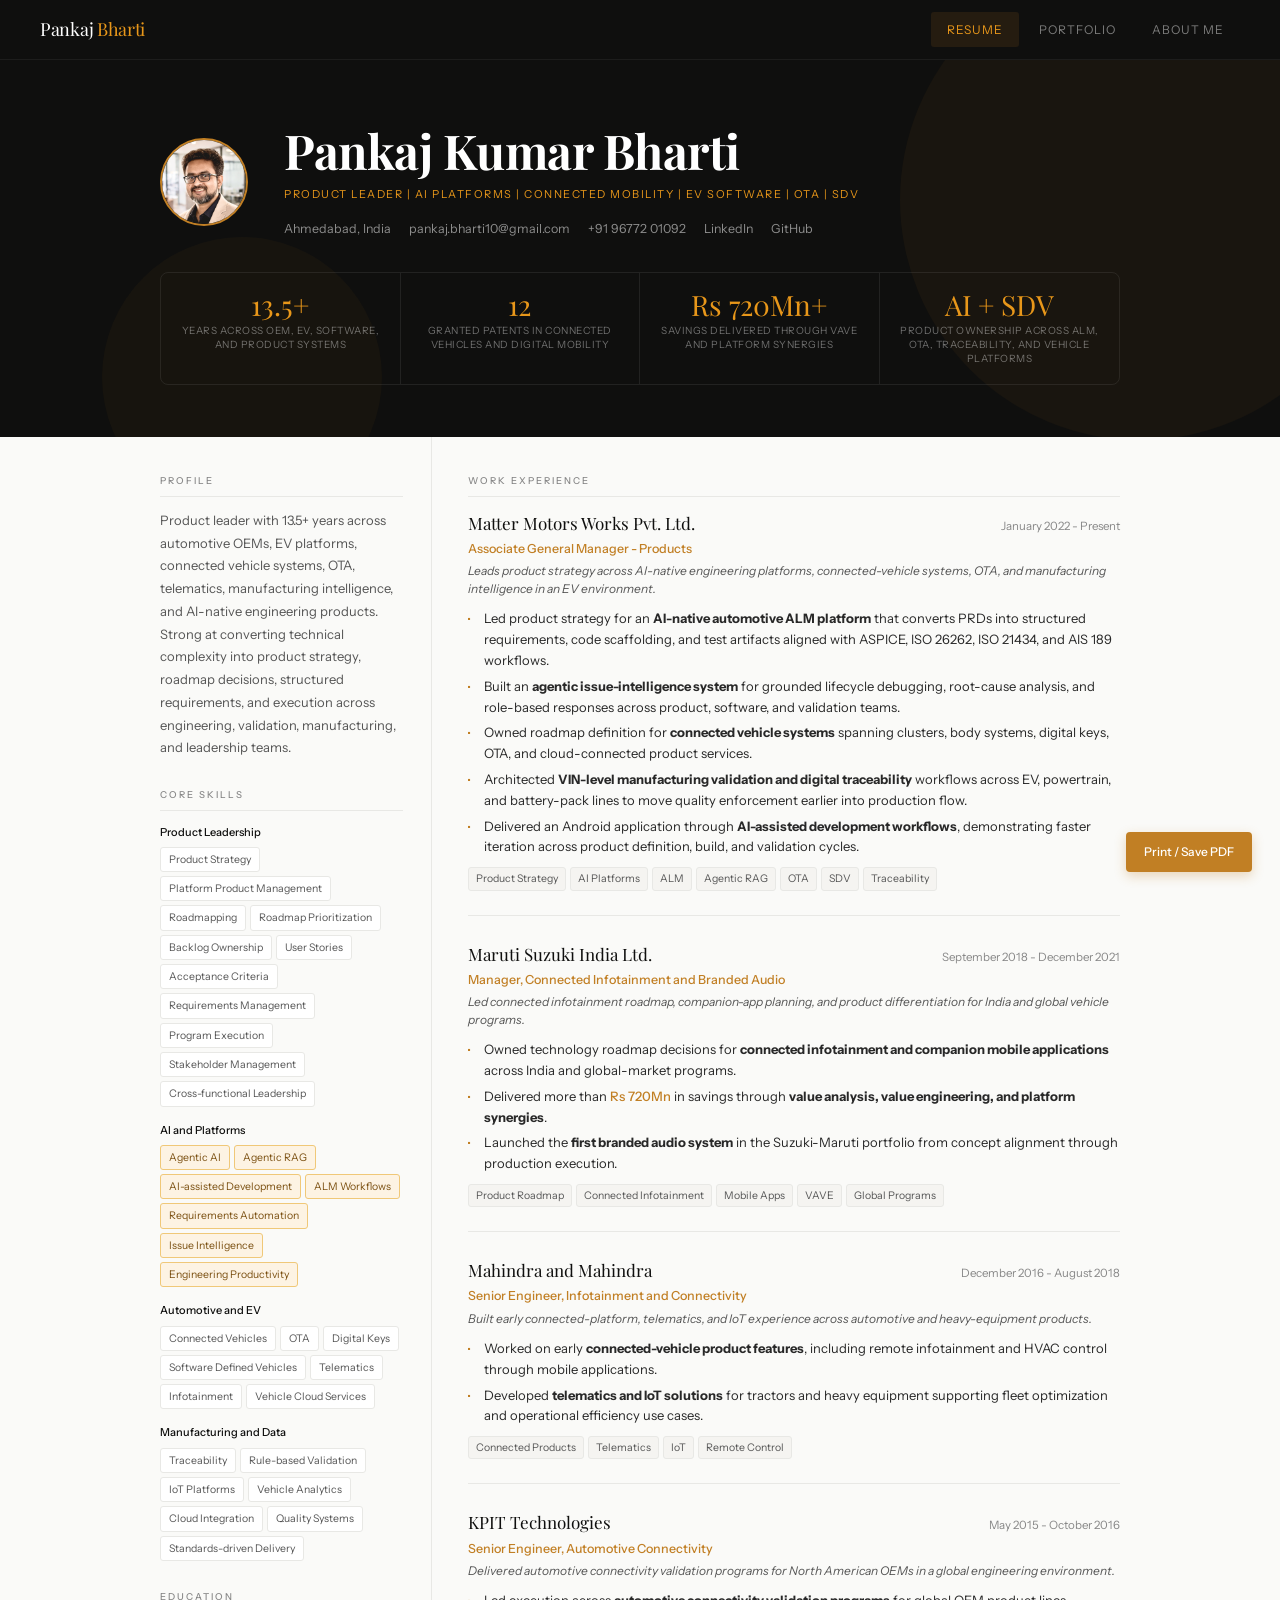
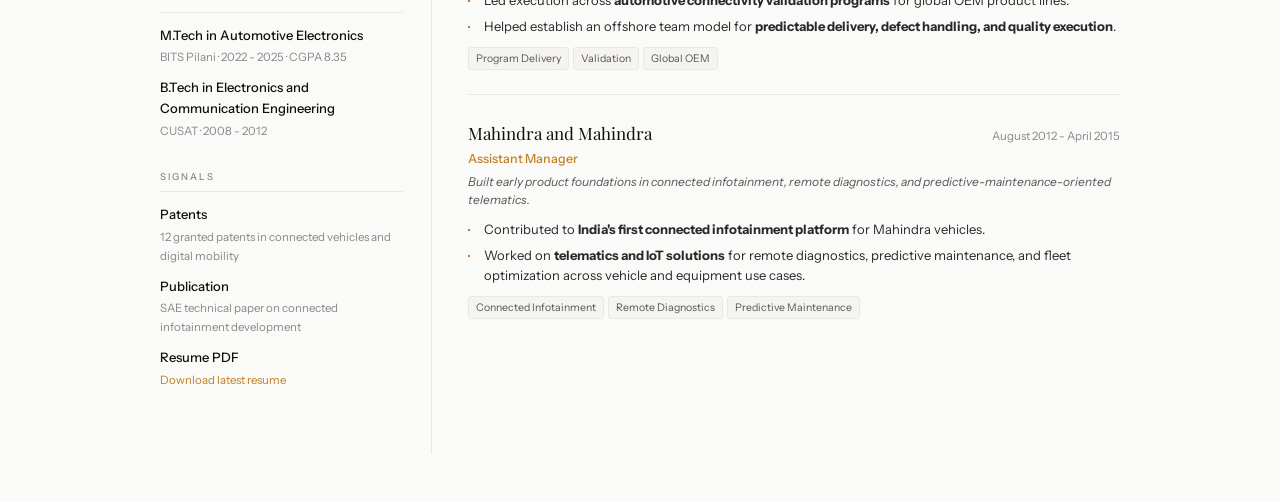
<file: index.html>
<!DOCTYPE html>
<html lang="en">
<head>
    <meta charset="UTF-8">
    <meta name="viewport" content="width=device-width, initial-scale=1.0">
    <meta name="description" content="Resume of Pankaj Kumar Bharti, senior product and AI-driven platform leader across connected vehicles, EV systems, OTA, SDV, and manufacturing intelligence.">
    <meta name="theme-color" content="#0f0f0e">
    <title>Pankaj Kumar Bharti | Resume</title>
    <link rel="preconnect" href="https://fonts.googleapis.com">
    <link rel="preconnect" href="https://fonts.gstatic.com" crossorigin>
    <link href="https://fonts.googleapis.com/css2?family=Playfair+Display:ital,wght@0,400;0,600;1,400&family=Instrument+Sans:wght@300;400;500;600&display=swap" rel="stylesheet">
    <link rel="stylesheet" href="assets/css/styles.css">
</head>
<body class="resume-body">
    <nav class="site-nav">
        <a class="nav-logo" href="./index.html">Pankaj <span>Bharti</span></a>
        <div class="nav-links">
            <a class="nav-link active" href="./index.html">Resume</a>
            <a class="nav-link" href="./portfolio.html">Portfolio</a>
            <a class="nav-link" href="./about.html">About Me</a>
        </div>
    </nav>

    <header class="hero">
        <div class="container">
            <div class="hero-inner">
                <div class="avatar">
                    <img src="assets/images/pankaj-kumar-bharti.png" alt="Portrait of Pankaj Kumar Bharti">
                </div>
                <div>
                    <h1 class="hero-name">Pankaj Kumar Bharti</h1>
                    <p class="hero-role">Product Leader | AI Platforms | Connected Mobility | EV Software | OTA | SDV</p>
                    <div class="hero-contacts">
                        <span>Ahmedabad, India</span>
                        <a href="mailto:pankaj.bharti10@gmail.com">pankaj.bharti10@gmail.com</a>
                        <a href="tel:+919677201092">+91 96772 01092</a>
                        <a href="https://www.linkedin.com/in/pankaj-kumar-bharti" target="_blank" rel="noreferrer">LinkedIn</a>
                        <a href="https://github.com/Maximus2301" target="_blank" rel="noreferrer">GitHub</a>
                    </div>
                </div>
            </div>
            <div class="hero-stats">
                <div class="stat">
                    <div class="stat-num">13.5+</div>
                    <div class="stat-lbl">Years across OEM, EV, software, and product systems</div>
                </div>
                <div class="stat">
                    <div class="stat-num">12</div>
                    <div class="stat-lbl">Granted patents in connected vehicles and digital mobility</div>
                </div>
                <div class="stat">
                    <div class="stat-num">Rs 720Mn+</div>
                    <div class="stat-lbl">Savings delivered through VAVE and platform synergies</div>
                </div>
                <div class="stat">
                    <div class="stat-num">AI + SDV</div>
                    <div class="stat-lbl">Product ownership across ALM, OTA, traceability, and vehicle platforms</div>
                </div>
            </div>
        </div>
    </header>

    <div class="layout">
        <aside class="sidebar">
            <section class="sb-section">
                <div class="sb-title">Profile</div>
                <p class="profile-text">
                    Product leader with 13.5+ years across automotive OEMs, EV platforms, connected vehicle systems, OTA, telematics, manufacturing intelligence, and AI-native engineering products. Strong at converting technical complexity into product strategy, roadmap decisions, structured requirements, and execution across engineering, validation, manufacturing, and leadership teams.
                </p>
            </section>

            <section class="sb-section">
                <div class="sb-title">Core Skills</div>
                <div class="skill-group">
                    <div class="skill-cat">Product Leadership</div>
                    <div class="pills">
                        <span class="pill">Product Strategy</span>
                        <span class="pill">Platform Product Management</span>
                        <span class="pill">Roadmapping</span>
                        <span class="pill">Roadmap Prioritization</span>
                        <span class="pill">Backlog Ownership</span>
                        <span class="pill">User Stories</span>
                        <span class="pill">Acceptance Criteria</span>
                        <span class="pill">Requirements Management</span>
                        <span class="pill">Program Execution</span>
                        <span class="pill">Stakeholder Management</span>
                        <span class="pill">Cross-functional Leadership</span>
                    </div>
                </div>
                <div class="skill-group">
                    <div class="skill-cat">AI and Platforms</div>
                    <div class="pills">
                        <span class="pill amber">Agentic AI</span>
                        <span class="pill amber">Agentic RAG</span>
                        <span class="pill amber">AI-assisted Development</span>
                        <span class="pill amber">ALM Workflows</span>
                        <span class="pill amber">Requirements Automation</span>
                        <span class="pill amber">Issue Intelligence</span>
                        <span class="pill amber">Engineering Productivity</span>
                    </div>
                </div>
                <div class="skill-group">
                    <div class="skill-cat">Automotive and EV</div>
                    <div class="pills">
                        <span class="pill">Connected Vehicles</span>
                        <span class="pill">OTA</span>
                        <span class="pill">Digital Keys</span>
                        <span class="pill">Software Defined Vehicles</span>
                        <span class="pill">Telematics</span>
                        <span class="pill">Infotainment</span>
                        <span class="pill">Vehicle Cloud Services</span>
                    </div>
                </div>
                <div class="skill-group">
                    <div class="skill-cat">Manufacturing and Data</div>
                    <div class="pills">
                        <span class="pill">Traceability</span>
                        <span class="pill">Rule-based Validation</span>
                        <span class="pill">IoT Platforms</span>
                        <span class="pill">Vehicle Analytics</span>
                        <span class="pill">Cloud Integration</span>
                        <span class="pill">Quality Systems</span>
                        <span class="pill">Standards-driven Delivery</span>
                    </div>
                </div>
            </section>

            <section class="sb-section">
                <div class="sb-title">Education</div>
                <div class="edu-name">M.Tech in Automotive Electronics</div>
                <div class="edu-sub">BITS Pilani · 2022 - 2025 · CGPA 8.35</div>
                <div class="edu-name top-gap">B.Tech in Electronics and Communication Engineering</div>
                <div class="edu-sub">CUSAT · 2008 - 2012</div>
            </section>

            <section class="sb-section">
                <div class="sb-title">Signals</div>
                <div class="vol-item">
                    <div class="edu-name">Patents</div>
                    <div class="edu-sub">12 granted patents in connected vehicles and digital mobility</div>
                </div>
                <div class="vol-item">
                    <div class="edu-name">Publication</div>
                    <div class="edu-sub">SAE technical paper on connected infotainment development</div>
                </div>
                <div class="vol-item">
                    <div class="edu-name">Resume PDF</div>
                    <div class="edu-sub"><a class="text-link" href="assets/docs/pankaj-kumar-bharti-resume-202604.pdf" target="_blank" rel="noreferrer">Download latest resume</a></div>
                </div>
            </section>
        </aside>

        <main class="main-col">
            <section>
                <div class="sec-title">Work Experience</div>

                <article class="job">
                    <div class="job-header">
                        <span class="job-company">Matter Motors Works Pvt. Ltd.</span>
                        <span class="job-date">January 2022 - Present</span>
                    </div>
                    <div class="job-title">Associate General Manager - Products</div>
                    <div class="job-desc">Leads product strategy across AI-native engineering platforms, connected-vehicle systems, OTA, and manufacturing intelligence in an EV environment.</div>
                    <ul class="job-bullets">
                        <li>Led product strategy for an <strong>AI-native automotive ALM platform</strong> that converts PRDs into structured requirements, code scaffolding, and test artifacts aligned with ASPICE, ISO 26262, ISO 21434, and AIS 189 workflows.</li>
                        <li>Built an <strong>agentic issue-intelligence system</strong> for grounded lifecycle debugging, root-cause analysis, and role-based responses across product, software, and validation teams.</li>
                        <li>Owned roadmap definition for <strong>connected vehicle systems</strong> spanning clusters, body systems, digital keys, OTA, and cloud-connected product services.</li>
                        <li>Architected <strong>VIN-level manufacturing validation and digital traceability</strong> workflows across EV, powertrain, and battery-pack lines to move quality enforcement earlier into production flow.</li>
                        <li>Delivered an Android application through <strong>AI-assisted development workflows</strong>, demonstrating faster iteration across product definition, build, and validation cycles.</li>
                    </ul>
                    <div class="job-tags">
                        <span class="job-tag">Product Strategy</span>
                        <span class="job-tag">AI Platforms</span>
                        <span class="job-tag">ALM</span>
                        <span class="job-tag">Agentic RAG</span>
                        <span class="job-tag">OTA</span>
                        <span class="job-tag">SDV</span>
                        <span class="job-tag">Traceability</span>
                    </div>
                </article>

                <article class="job">
                    <div class="job-header">
                        <span class="job-company">Maruti Suzuki India Ltd.</span>
                        <span class="job-date">September 2018 - December 2021</span>
                    </div>
                    <div class="job-title">Manager, Connected Infotainment and Branded Audio</div>
                    <div class="job-desc">Led connected infotainment roadmap, companion-app planning, and product differentiation for India and global vehicle programs.</div>
                    <ul class="job-bullets">
                        <li>Owned technology roadmap decisions for <strong>connected infotainment and companion mobile applications</strong> across India and global-market programs.</li>
                        <li>Delivered more than <span class="imp">Rs 720Mn</span> in savings through <strong>value analysis, value engineering, and platform synergies</strong>.</li>
                        <li>Launched the <strong>first branded audio system</strong> in the Suzuki-Maruti portfolio from concept alignment through production execution.</li>
                    </ul>
                    <div class="job-tags">
                        <span class="job-tag">Product Roadmap</span>
                        <span class="job-tag">Connected Infotainment</span>
                        <span class="job-tag">Mobile Apps</span>
                        <span class="job-tag">VAVE</span>
                        <span class="job-tag">Global Programs</span>
                    </div>
                </article>

                <article class="job">
                    <div class="job-header">
                        <span class="job-company">Mahindra and Mahindra</span>
                        <span class="job-date">December 2016 - August 2018</span>
                    </div>
                    <div class="job-title">Senior Engineer, Infotainment and Connectivity</div>
                    <div class="job-desc">Built early connected-platform, telematics, and IoT experience across automotive and heavy-equipment products.</div>
                    <ul class="job-bullets">
                        <li>Worked on early <strong>connected-vehicle product features</strong>, including remote infotainment and HVAC control through mobile applications.</li>
                        <li>Developed <strong>telematics and IoT solutions</strong> for tractors and heavy equipment supporting fleet optimization and operational efficiency use cases.</li>
                    </ul>
                    <div class="job-tags">
                        <span class="job-tag">Connected Products</span>
                        <span class="job-tag">Telematics</span>
                        <span class="job-tag">IoT</span>
                        <span class="job-tag">Remote Control</span>
                    </div>
                </article>

                <article class="job">
                    <div class="job-header">
                        <span class="job-company">KPIT Technologies</span>
                        <span class="job-date">May 2015 - October 2016</span>
                    </div>
                    <div class="job-title">Senior Engineer, Automotive Connectivity</div>
                    <div class="job-desc">Delivered automotive connectivity validation programs for North American OEMs in a global engineering environment.</div>
                    <ul class="job-bullets">
                        <li>Led execution across <strong>automotive connectivity validation programs</strong> for global OEM product lines.</li>
                        <li>Helped establish an offshore team model for <strong>predictable delivery, defect handling, and quality execution</strong>.</li>
                    </ul>
                    <div class="job-tags">
                        <span class="job-tag">Program Delivery</span>
                        <span class="job-tag">Validation</span>
                        <span class="job-tag">Global OEM</span>
                    </div>
                </article>

                <article class="job">
                    <div class="job-header">
                        <span class="job-company">Mahindra and Mahindra</span>
                        <span class="job-date">August 2012 - April 2015</span>
                    </div>
                    <div class="job-title">Assistant Manager</div>
                    <div class="job-desc">Built early product foundations in connected infotainment, remote diagnostics, and predictive-maintenance-oriented telematics.</div>
                    <ul class="job-bullets">
                        <li>Contributed to <strong>India&apos;s first connected infotainment platform</strong> for Mahindra vehicles.</li>
                        <li>Worked on <strong>telematics and IoT solutions</strong> for remote diagnostics, predictive maintenance, and fleet optimization across vehicle and equipment use cases.</li>
                    </ul>
                    <div class="job-tags">
                        <span class="job-tag">Connected Infotainment</span>
                        <span class="job-tag">Remote Diagnostics</span>
                        <span class="job-tag">Predictive Maintenance</span>
                    </div>
                </article>
            </section>
        </main>
    </div>

    <button class="print-btn" type="button" onclick="window.print()">
        Print / Save PDF
    </button>

    <script src="assets/js/site.js"></script>
</body>
</html>
</file>
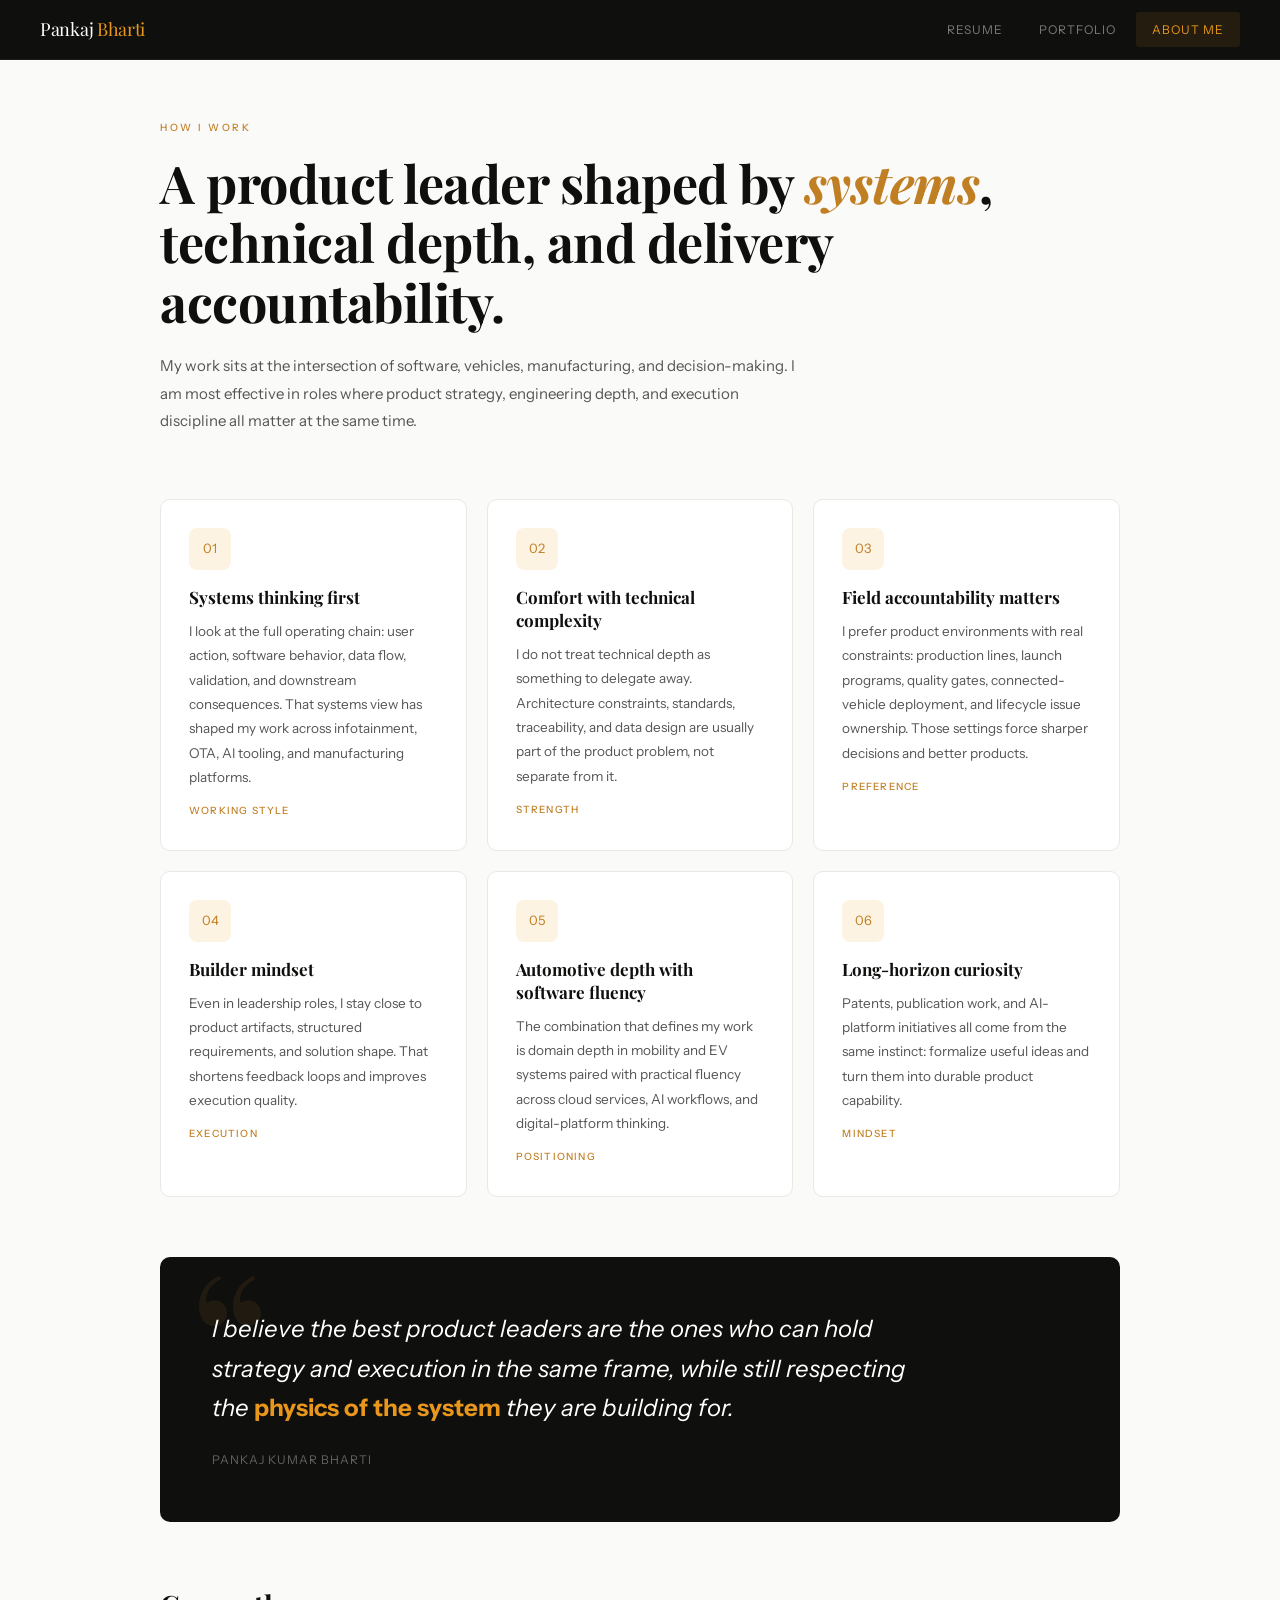
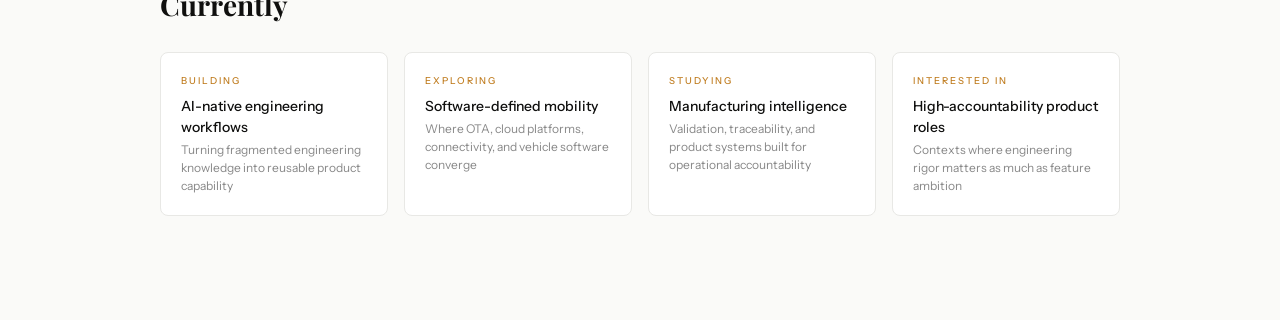
<file: about.html>
<!DOCTYPE html>
<html lang="en">
<head>
    <meta charset="UTF-8">
    <meta name="viewport" content="width=device-width, initial-scale=1.0">
    <meta name="description" content="About Pankaj Kumar Bharti, product leader working across AI-native engineering systems, connected mobility, EV platforms, and manufacturing intelligence.">
    <meta name="theme-color" content="#0f0f0e">
    <title>Pankaj Kumar Bharti | About Me</title>
    <link rel="preconnect" href="https://fonts.googleapis.com">
    <link rel="preconnect" href="https://fonts.gstatic.com" crossorigin>
    <link href="https://fonts.googleapis.com/css2?family=Playfair+Display:ital,wght@0,400;0,600;1,400&family=Instrument+Sans:wght@300;400;500;600&display=swap" rel="stylesheet">
    <link rel="stylesheet" href="assets/css/styles.css">
</head>
<body class="about-body">
    <nav class="site-nav">
        <a class="nav-logo" href="./index.html">Pankaj <span>Bharti</span></a>
        <div class="nav-links">
            <a class="nav-link" href="./index.html">Resume</a>
            <a class="nav-link" href="./portfolio.html">Portfolio</a>
            <a class="nav-link active" href="./about.html">About Me</a>
        </div>
    </nav>

    <main class="about-page">
        <section class="about-hero">
            <div class="about-eyebrow">How I work</div>
            <h1 class="about-headline">A product leader shaped by <em>systems</em>, technical depth, and delivery accountability.</h1>
            <p class="about-intro">
                My work sits at the intersection of software, vehicles, manufacturing, and decision-making. I am most effective in roles where product strategy, engineering depth, and execution discipline all matter at the same time.
            </p>
        </section>

        <section class="anecdotes">
            <article class="anecdote-card">
                <div class="card-plain">
                    <div class="card-plain-icon">01</div>
                    <h2 class="card-plain-title">Systems thinking first</h2>
                    <p class="card-plain-text">I look at the full operating chain: user action, software behavior, data flow, validation, and downstream consequences. That systems view has shaped my work across infotainment, OTA, AI tooling, and manufacturing platforms.</p>
                    <div class="card-plain-tag">working style</div>
                </div>
            </article>

            <article class="anecdote-card">
                <div class="card-plain">
                    <div class="card-plain-icon">02</div>
                    <h2 class="card-plain-title">Comfort with technical complexity</h2>
                    <p class="card-plain-text">I do not treat technical depth as something to delegate away. Architecture constraints, standards, traceability, and data design are usually part of the product problem, not separate from it.</p>
                    <div class="card-plain-tag">strength</div>
                </div>
            </article>

            <article class="anecdote-card">
                <div class="card-plain">
                    <div class="card-plain-icon">03</div>
                    <h2 class="card-plain-title">Field accountability matters</h2>
                    <p class="card-plain-text">I prefer product environments with real constraints: production lines, launch programs, quality gates, connected-vehicle deployment, and lifecycle issue ownership. Those settings force sharper decisions and better products.</p>
                    <div class="card-plain-tag">preference</div>
                </div>
            </article>

            <article class="anecdote-card">
                <div class="card-plain">
                    <div class="card-plain-icon">04</div>
                    <h2 class="card-plain-title">Builder mindset</h2>
                    <p class="card-plain-text">Even in leadership roles, I stay close to product artifacts, structured requirements, and solution shape. That shortens feedback loops and improves execution quality.</p>
                    <div class="card-plain-tag">execution</div>
                </div>
            </article>

            <article class="anecdote-card">
                <div class="card-plain">
                    <div class="card-plain-icon">05</div>
                    <h2 class="card-plain-title">Automotive depth with software fluency</h2>
                    <p class="card-plain-text">The combination that defines my work is domain depth in mobility and EV systems paired with practical fluency across cloud services, AI workflows, and digital-platform thinking.</p>
                    <div class="card-plain-tag">positioning</div>
                </div>
            </article>

            <article class="anecdote-card">
                <div class="card-plain">
                    <div class="card-plain-icon">06</div>
                    <h2 class="card-plain-title">Long-horizon curiosity</h2>
                    <p class="card-plain-text">Patents, publication work, and AI-platform initiatives all come from the same instinct: formalize useful ideas and turn them into durable product capability.</p>
                    <div class="card-plain-tag">mindset</div>
                </div>
            </article>
        </section>

        <section class="belief-section">
            <div class="belief-block">
                <p class="belief-text">I believe the best product leaders are the ones who can hold strategy and execution in the same frame, while still respecting the <strong>physics of the system</strong> they are building for.</p>
                <div class="belief-sig">Pankaj Kumar Bharti</div>
            </div>
        </section>

        <section class="currently-section">
            <h2 class="currently-title">Currently</h2>
            <div class="currently-grid">
                <div class="currently-item">
                    <div class="currently-label">Building</div>
                    <div class="currently-value">AI-native engineering workflows</div>
                    <div class="currently-sub">Turning fragmented engineering knowledge into reusable product capability</div>
                </div>
                <div class="currently-item">
                    <div class="currently-label">Exploring</div>
                    <div class="currently-value">Software-defined mobility</div>
                    <div class="currently-sub">Where OTA, cloud platforms, connectivity, and vehicle software converge</div>
                </div>
                <div class="currently-item">
                    <div class="currently-label">Studying</div>
                    <div class="currently-value">Manufacturing intelligence</div>
                    <div class="currently-sub">Validation, traceability, and product systems built for operational accountability</div>
                </div>
                <div class="currently-item">
                    <div class="currently-label">Interested In</div>
                    <div class="currently-value">High-accountability product roles</div>
                    <div class="currently-sub">Contexts where engineering rigor matters as much as feature ambition</div>
                </div>
            </div>
        </section>
    </main>

    <script src="assets/js/site.js"></script>
</body>
</html>
</file>
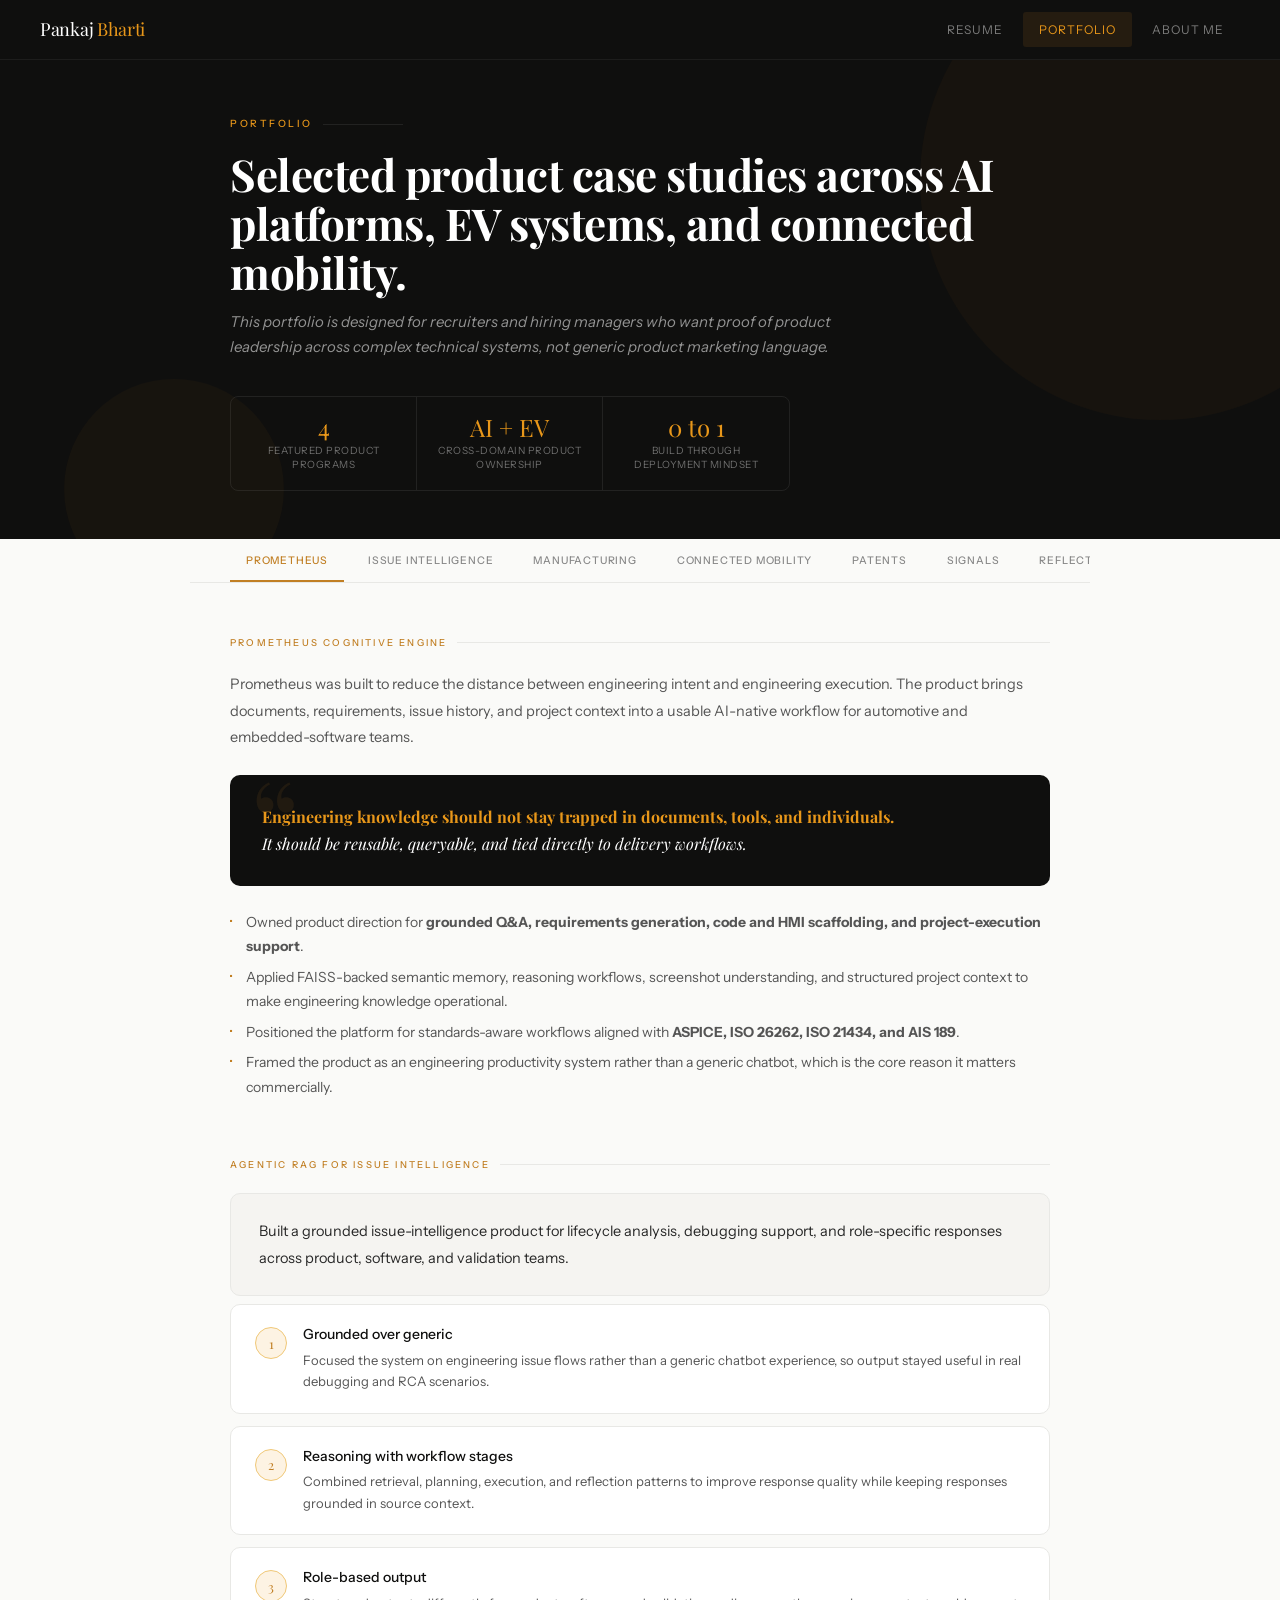
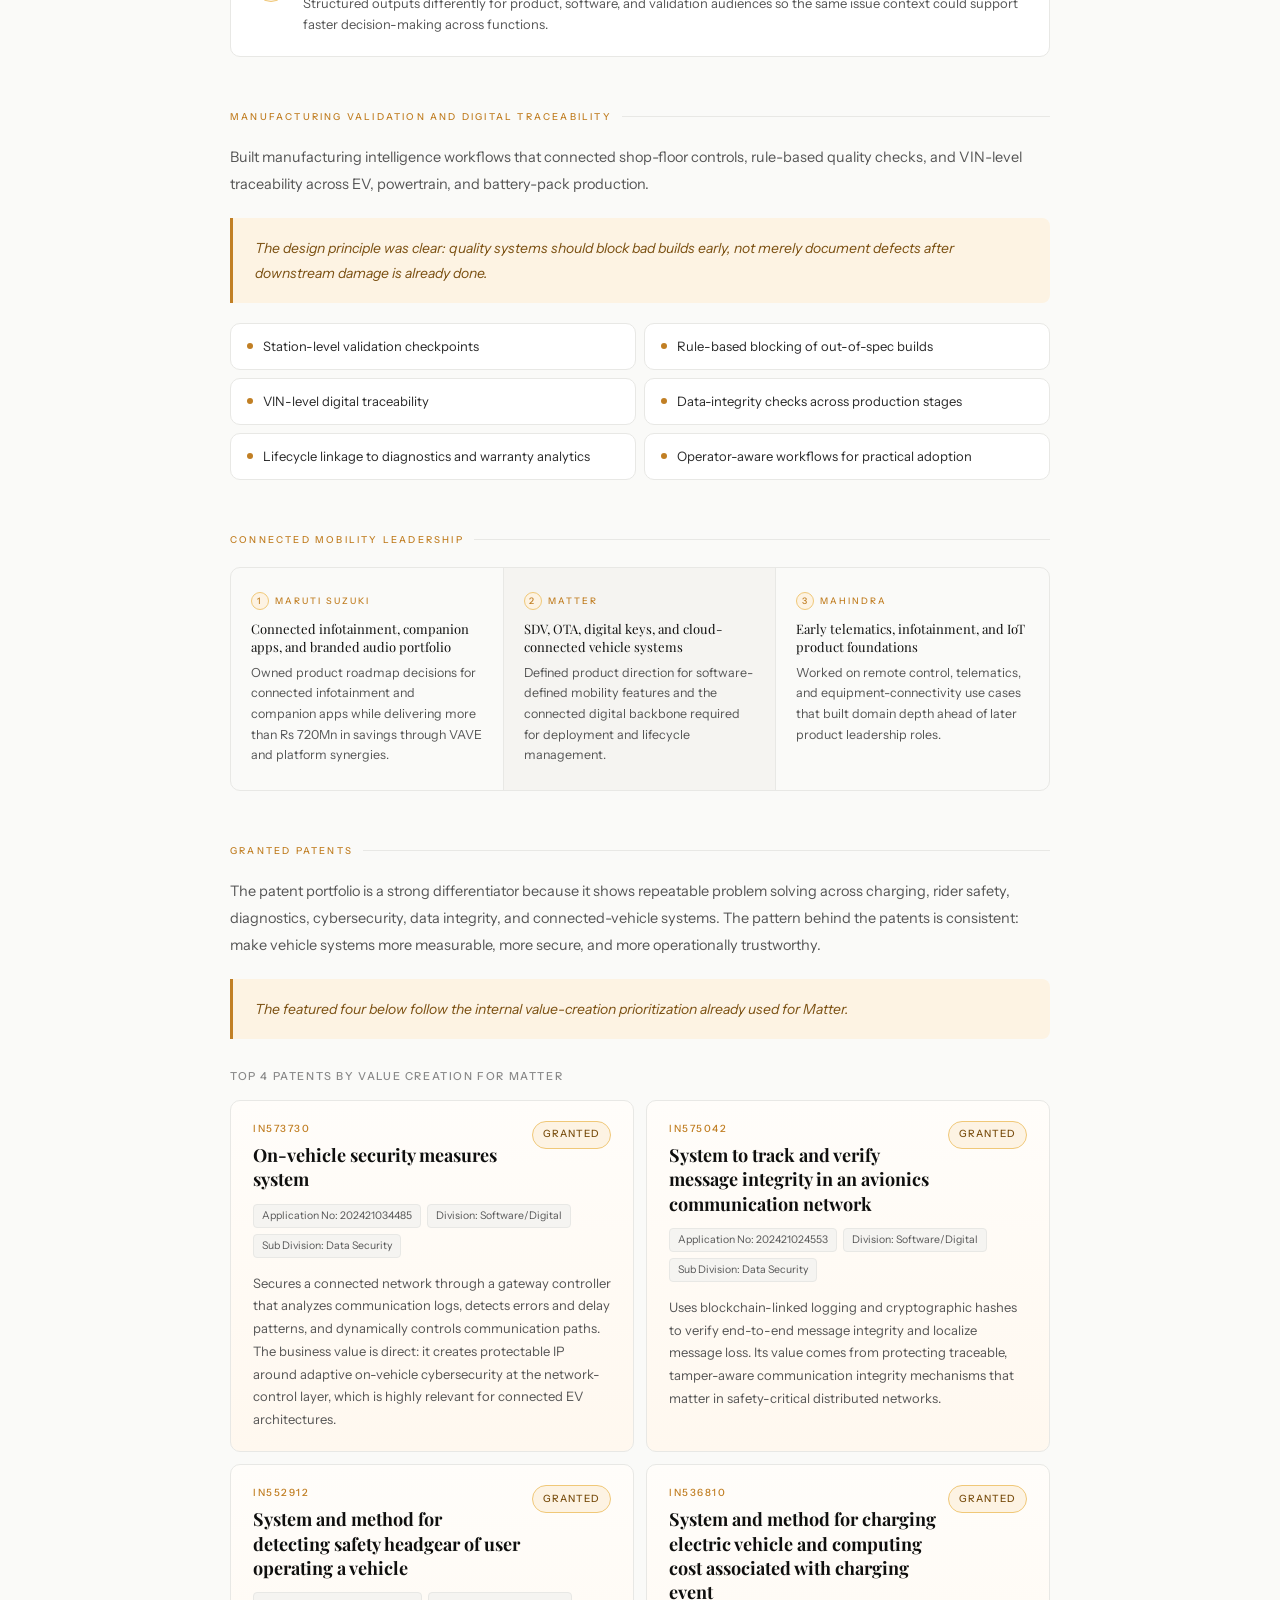
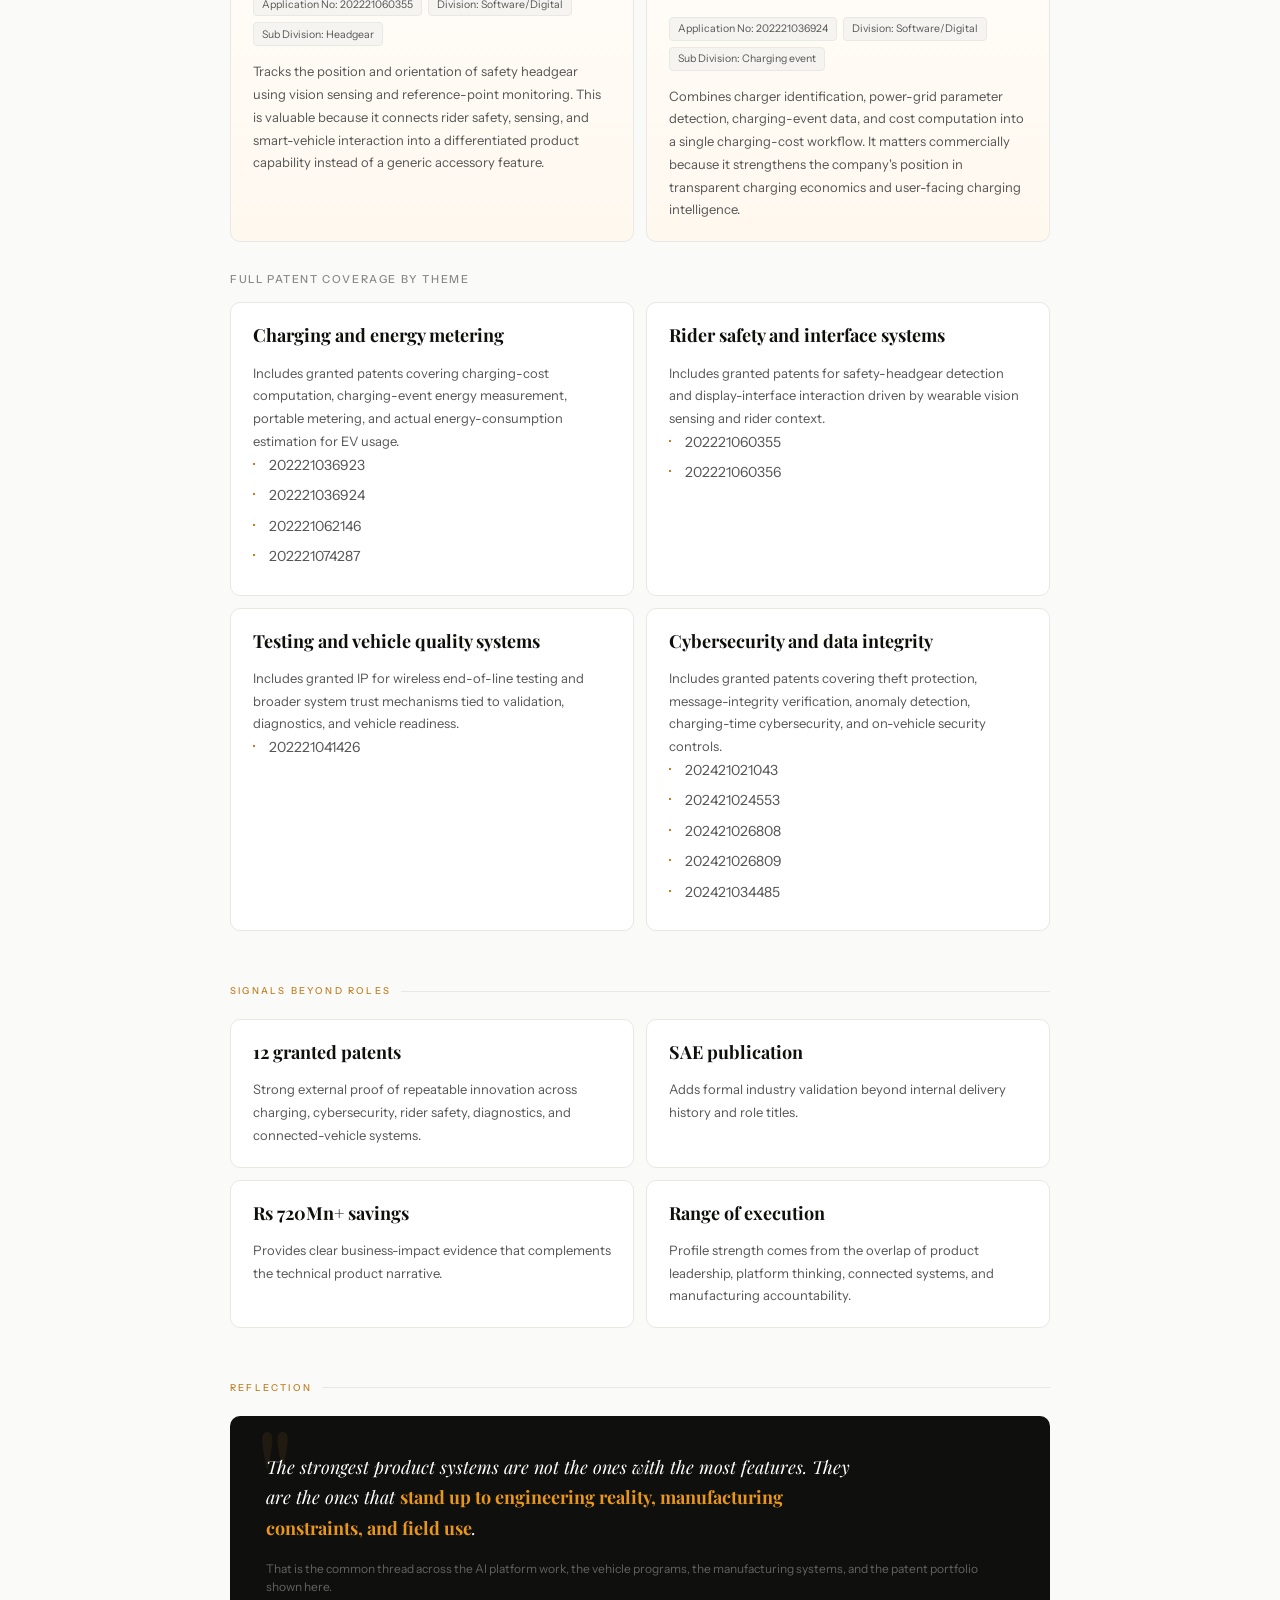
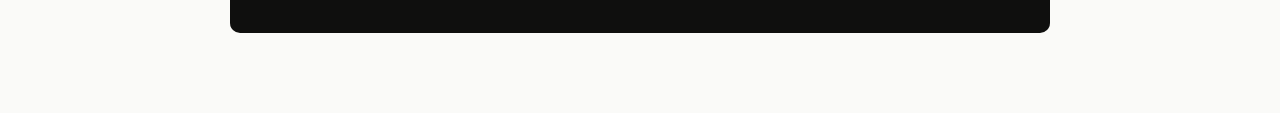
<file: portfolio.html>
<!DOCTYPE html>
<html lang="en">
<head>
    <meta charset="UTF-8">
    <meta name="viewport" content="width=device-width, initial-scale=1.0">
    <meta name="description" content="Portfolio of Pankaj Kumar Bharti covering AI-native engineering platforms, agentic RAG, EV manufacturing traceability, OTA systems, and connected vehicle product programs.">
    <meta name="theme-color" content="#0f0f0e">
    <title>Pankaj Kumar Bharti | Portfolio</title>
    <link rel="preconnect" href="https://fonts.googleapis.com">
    <link rel="preconnect" href="https://fonts.gstatic.com" crossorigin>
    <link href="https://fonts.googleapis.com/css2?family=Playfair+Display:ital,wght@0,400;0,600;1,400&family=Instrument+Sans:wght@300;400;500;600&display=swap" rel="stylesheet">
    <link rel="stylesheet" href="assets/css/styles.css">
</head>
<body class="portfolio-body">
    <nav class="site-nav">
        <a class="nav-logo" href="./index.html">Pankaj <span>Bharti</span></a>
        <div class="nav-links">
            <a class="nav-link" href="./index.html">Resume</a>
            <a class="nav-link active" href="./portfolio.html">Portfolio</a>
            <a class="nav-link" href="./about.html">About Me</a>
        </div>
    </nav>

    <header class="pf-hero">
        <div class="pf-hero-inner">
            <div class="pf-eyebrow">Portfolio</div>
            <h1 class="pf-title">Selected product case studies across AI platforms, EV systems, and connected mobility.</h1>
            <p class="pf-subtitle">
                This portfolio is designed for recruiters and hiring managers who want proof of product leadership across complex technical systems, not generic product marketing language.
            </p>
            <div class="pf-stats">
                <div class="pf-stat">
                    <div class="pf-stat-num">4</div>
                    <div class="pf-stat-lbl">Featured product programs</div>
                </div>
                <div class="pf-stat">
                    <div class="pf-stat-num">AI + EV</div>
                    <div class="pf-stat-lbl">Cross-domain product ownership</div>
                </div>
                <div class="pf-stat">
                    <div class="pf-stat-num">0 to 1</div>
                    <div class="pf-stat-lbl">Build through deployment mindset</div>
                </div>
            </div>
        </div>
    </header>

    <div class="pf-progress">
        <a class="pf-prog-item active" href="#prometheus">Prometheus</a>
        <a class="pf-prog-item" href="#rag">Issue Intelligence</a>
        <a class="pf-prog-item" href="#manufacturing">Manufacturing</a>
        <a class="pf-prog-item" href="#connected">Connected Mobility</a>
        <a class="pf-prog-item" href="#patents">Patents</a>
        <a class="pf-prog-item" href="#signals">Signals</a>
        <a class="pf-prog-item" href="#reflection">Reflection</a>
    </div>

    <main class="pf-body">
        <section class="pf-section" id="prometheus">
            <div class="pf-section-label">Prometheus Cognitive Engine</div>
            <p class="pf-prose">
                Prometheus was built to reduce the distance between engineering intent and engineering execution. The product brings documents, requirements, issue history, and project context into a usable AI-native workflow for automotive and embedded-software teams.
            </p>
            <div class="pf-insight">
                <p class="pf-insight-text"><strong>Engineering knowledge should not stay trapped in documents, tools, and individuals.</strong> It should be reusable, queryable, and tied directly to delivery workflows.</p>
            </div>
            <ul class="pf-list">
                <li>Owned product direction for <strong>grounded Q&amp;A, requirements generation, code and HMI scaffolding, and project-execution support</strong>.</li>
                <li>Applied FAISS-backed semantic memory, reasoning workflows, screenshot understanding, and structured project context to make engineering knowledge operational.</li>
                <li>Positioned the platform for standards-aware workflows aligned with <strong>ASPICE, ISO 26262, ISO 21434, and AIS 189</strong>.</li>
                <li>Framed the product as an engineering productivity system rather than a generic chatbot, which is the core reason it matters commercially.</li>
            </ul>
        </section>

        <section class="pf-section" id="rag">
            <div class="pf-section-label">Agentic RAG for Issue Intelligence</div>
            <div class="pf-role-block">
                <p class="pf-prose-role">
                    Built a grounded issue-intelligence product for lifecycle analysis, debugging support, and role-specific responses across product, software, and validation teams.
                </p>
            </div>
            <div class="pf-decisions">
                <div class="pf-decision">
                    <div class="pf-decision-badge">1</div>
                    <div class="pf-decision-content">
                        <div class="pf-decision-title">Grounded over generic</div>
                        <div class="pf-decision-text">Focused the system on engineering issue flows rather than a generic chatbot experience, so output stayed useful in real debugging and RCA scenarios.</div>
                    </div>
                </div>
                <div class="pf-decision">
                    <div class="pf-decision-badge">2</div>
                    <div class="pf-decision-content">
                        <div class="pf-decision-title">Reasoning with workflow stages</div>
                        <div class="pf-decision-text">Combined retrieval, planning, execution, and reflection patterns to improve response quality while keeping responses grounded in source context.</div>
                    </div>
                </div>
                <div class="pf-decision">
                    <div class="pf-decision-badge">3</div>
                    <div class="pf-decision-content">
                        <div class="pf-decision-title">Role-based output</div>
                        <div class="pf-decision-text">Structured outputs differently for product, software, and validation audiences so the same issue context could support faster decision-making across functions.</div>
                    </div>
                </div>
            </div>
        </section>

        <section class="pf-section" id="manufacturing">
            <div class="pf-section-label">Manufacturing Validation and Digital Traceability</div>
            <p class="pf-prose">
                Built manufacturing intelligence workflows that connected shop-floor controls, rule-based quality checks, and VIN-level traceability across EV, powertrain, and battery-pack production.
            </p>
            <div class="pf-callout">
                <div class="pf-callout-text">The design principle was clear: quality systems should block bad builds early, not merely document defects after downstream damage is already done.</div>
            </div>
            <div class="pf-caps">
                <div class="pf-cap"><span class="pf-cap-dot"></span>Station-level validation checkpoints</div>
                <div class="pf-cap"><span class="pf-cap-dot"></span>Rule-based blocking of out-of-spec builds</div>
                <div class="pf-cap"><span class="pf-cap-dot"></span>VIN-level digital traceability</div>
                <div class="pf-cap"><span class="pf-cap-dot"></span>Data-integrity checks across production stages</div>
                <div class="pf-cap"><span class="pf-cap-dot"></span>Lifecycle linkage to diagnostics and warranty analytics</div>
                <div class="pf-cap"><span class="pf-cap-dot"></span>Operator-aware workflows for practical adoption</div>
            </div>
        </section>

        <section class="pf-section" id="connected">
            <div class="pf-section-label">Connected Mobility Leadership</div>
            <div class="pf-ai-flow">
                <div class="pf-ai-step">
                    <div class="pf-ai-label"><span class="pf-ai-label-icon">1</span>Maruti Suzuki</div>
                    <div class="pf-ai-title">Connected infotainment, companion apps, and branded audio portfolio</div>
                    <div class="pf-ai-text">Owned product roadmap decisions for connected infotainment and companion apps while delivering more than Rs 720Mn in savings through VAVE and platform synergies.</div>
                </div>
                <div class="pf-ai-step">
                    <div class="pf-ai-label"><span class="pf-ai-label-icon">2</span>Matter</div>
                    <div class="pf-ai-title">SDV, OTA, digital keys, and cloud-connected vehicle systems</div>
                    <div class="pf-ai-text">Defined product direction for software-defined mobility features and the connected digital backbone required for deployment and lifecycle management.</div>
                </div>
                <div class="pf-ai-step">
                    <div class="pf-ai-label"><span class="pf-ai-label-icon">3</span>Mahindra</div>
                    <div class="pf-ai-title">Early telematics, infotainment, and IoT product foundations</div>
                    <div class="pf-ai-text">Worked on remote control, telematics, and equipment-connectivity use cases that built domain depth ahead of later product leadership roles.</div>
                </div>
            </div>
        </section>

        <section class="pf-section" id="patents">
            <div class="pf-section-label">Granted Patents</div>
            <p class="pf-prose">
                The patent portfolio is a strong differentiator because it shows repeatable problem solving across charging, rider safety, diagnostics, cybersecurity, data integrity, and connected-vehicle systems. The pattern behind the patents is consistent: make vehicle systems more measurable, more secure, and more operationally trustworthy.
            </p>

            <div class="pf-callout">
                <div class="pf-callout-text">
                    The featured four below follow the internal value-creation prioritization already used for Matter.
                </div>
            </div>

            <div class="pf-section-subtitle">Top 4 patents by value creation for Matter</div>
            <div class="pf-patent-featured">
                <article class="pf-patent-card featured">
                    <div class="pf-patent-head">
                        <div>
                            <div class="pf-patent-code">IN573730</div>
                            <h3 class="pf-patent-title">On-vehicle security measures system</h3>
                        </div>
                        <span class="pf-patent-badge">Granted</span>
                    </div>
                    <div class="pf-patent-meta">
                        <span>Application No: 202421034485</span>
                        <span>Division: Software/Digital</span>
                        <span>Sub Division: Data Security</span>
                    </div>
                    <p class="pf-patent-text">
                        Secures a connected network through a gateway controller that analyzes communication logs, detects errors and delay patterns, and dynamically controls communication paths. The business value is direct: it creates protectable IP around adaptive on-vehicle cybersecurity at the network-control layer, which is highly relevant for connected EV architectures.
                    </p>
                </article>

                <article class="pf-patent-card featured">
                    <div class="pf-patent-head">
                        <div>
                            <div class="pf-patent-code">IN575042</div>
                            <h3 class="pf-patent-title">System to track and verify message integrity in an avionics communication network</h3>
                        </div>
                        <span class="pf-patent-badge">Granted</span>
                    </div>
                    <div class="pf-patent-meta">
                        <span>Application No: 202421024553</span>
                        <span>Division: Software/Digital</span>
                        <span>Sub Division: Data Security</span>
                    </div>
                    <p class="pf-patent-text">
                        Uses blockchain-linked logging and cryptographic hashes to verify end-to-end message integrity and localize message loss. Its value comes from protecting traceable, tamper-aware communication integrity mechanisms that matter in safety-critical distributed networks.
                    </p>
                </article>

                <article class="pf-patent-card featured">
                    <div class="pf-patent-head">
                        <div>
                            <div class="pf-patent-code">IN552912</div>
                            <h3 class="pf-patent-title">System and method for detecting safety headgear of user operating a vehicle</h3>
                        </div>
                        <span class="pf-patent-badge">Granted</span>
                    </div>
                    <div class="pf-patent-meta">
                        <span>Application No: 202221060355</span>
                        <span>Division: Software/Digital</span>
                        <span>Sub Division: Headgear</span>
                    </div>
                    <p class="pf-patent-text">
                        Tracks the position and orientation of safety headgear using vision sensing and reference-point monitoring. This is valuable because it connects rider safety, sensing, and smart-vehicle interaction into a differentiated product capability instead of a generic accessory feature.
                    </p>
                </article>

                <article class="pf-patent-card featured">
                    <div class="pf-patent-head">
                        <div>
                            <div class="pf-patent-code">IN536810</div>
                            <h3 class="pf-patent-title">System and method for charging electric vehicle and computing cost associated with charging event</h3>
                        </div>
                        <span class="pf-patent-badge">Granted</span>
                    </div>
                    <div class="pf-patent-meta">
                        <span>Application No: 202221036924</span>
                        <span>Division: Software/Digital</span>
                        <span>Sub Division: Charging event</span>
                    </div>
                    <p class="pf-patent-text">
                        Combines charger identification, power-grid parameter detection, charging-event data, and cost computation into a single charging-cost workflow. It matters commercially because it strengthens the company&apos;s position in transparent charging economics and user-facing charging intelligence.
                    </p>
                </article>
            </div>

            <div class="pf-section-subtitle">Full patent coverage by theme</div>
            <div class="pf-patent-grid compact">
                <article class="pf-patent-card">
                    <div class="pf-patent-head"><h3 class="pf-patent-title">Charging and energy metering</h3></div>
                    <p class="pf-patent-text">Includes granted patents covering charging-cost computation, charging-event energy measurement, portable metering, and actual energy-consumption estimation for EV usage.</p>
                    <ul class="pf-list">
                        <li>202221036923</li>
                        <li>202221036924</li>
                        <li>202221062146</li>
                        <li>202221074287</li>
                    </ul>
                </article>
                <article class="pf-patent-card">
                    <div class="pf-patent-head"><h3 class="pf-patent-title">Rider safety and interface systems</h3></div>
                    <p class="pf-patent-text">Includes granted patents for safety-headgear detection and display-interface interaction driven by wearable vision sensing and rider context.</p>
                    <ul class="pf-list">
                        <li>202221060355</li>
                        <li>202221060356</li>
                    </ul>
                </article>
                <article class="pf-patent-card">
                    <div class="pf-patent-head"><h3 class="pf-patent-title">Testing and vehicle quality systems</h3></div>
                    <p class="pf-patent-text">Includes granted IP for wireless end-of-line testing and broader system trust mechanisms tied to validation, diagnostics, and vehicle readiness.</p>
                    <ul class="pf-list">
                        <li>202221041426</li>
                    </ul>
                </article>
                <article class="pf-patent-card">
                    <div class="pf-patent-head"><h3 class="pf-patent-title">Cybersecurity and data integrity</h3></div>
                    <p class="pf-patent-text">Includes granted patents covering theft protection, message-integrity verification, anomaly detection, charging-time cybersecurity, and on-vehicle security controls.</p>
                    <ul class="pf-list">
                        <li>202421021043</li>
                        <li>202421024553</li>
                        <li>202421026808</li>
                        <li>202421026809</li>
                        <li>202421034485</li>
                    </ul>
                </article>
            </div>
        </section>

        <section class="pf-section" id="signals">
            <div class="pf-section-label">Signals Beyond Roles</div>
            <div class="pf-patent-grid compact">
                <article class="pf-patent-card">
                    <div class="pf-patent-head"><h3 class="pf-patent-title">12 granted patents</h3></div>
                    <p class="pf-patent-text">Strong external proof of repeatable innovation across charging, cybersecurity, rider safety, diagnostics, and connected-vehicle systems.</p>
                </article>
                <article class="pf-patent-card">
                    <div class="pf-patent-head"><h3 class="pf-patent-title">SAE publication</h3></div>
                    <p class="pf-patent-text">Adds formal industry validation beyond internal delivery history and role titles.</p>
                </article>
                <article class="pf-patent-card">
                    <div class="pf-patent-head"><h3 class="pf-patent-title">Rs 720Mn+ savings</h3></div>
                    <p class="pf-patent-text">Provides clear business-impact evidence that complements the technical product narrative.</p>
                </article>
                <article class="pf-patent-card">
                    <div class="pf-patent-head"><h3 class="pf-patent-title">Range of execution</h3></div>
                    <p class="pf-patent-text">Profile strength comes from the overlap of product leadership, platform thinking, connected systems, and manufacturing accountability.</p>
                </article>
            </div>
        </section>

        <section class="pf-section" id="reflection">
            <div class="pf-section-label">Reflection</div>
            <div class="pf-reflection">
                <p class="pf-reflection-text">The strongest product systems are not the ones with the most features. They are the ones that <strong>stand up to engineering reality, manufacturing constraints, and field use</strong>.</p>
                <p class="pf-reflection-note">That is the common thread across the AI platform work, the vehicle programs, the manufacturing systems, and the patent portfolio shown here.</p>
            </div>
        </section>
    </main>

    <script src="assets/js/site.js"></script>
</body>
</html>
</file>
<file: assets/css/styles.css>
:root {
    --amber: #c17f24;
    --amber-light: #fdf3e3;
    --amber-mid: #e8971a;
    --black: #0f0f0e;
    --gray-dark: #282828;
    --gray-mid: #555555;
    --gray-light: #888888;
    --gray-rule: #e8e8e5;
    --bg: #fafaf8;
    --sidebar-bg: #f5f4f1;
    --white: #ffffff;
    --nav-h: 60px;
}

*,
*::before,
*::after {
    box-sizing: border-box;
}

html {
    scroll-behavior: smooth;
}

body {
    margin: 0;
    font-family: "Instrument Sans", sans-serif;
    background: var(--bg);
    color: var(--black);
    font-size: 15px;
    line-height: 1.65;
    -webkit-font-smoothing: antialiased;
}

a {
    color: inherit;
}

.site-nav {
    position: sticky;
    top: 0;
    z-index: 200;
    height: var(--nav-h);
    background: var(--black);
    display: flex;
    align-items: center;
    justify-content: space-between;
    gap: 20px;
    padding: 0 40px;
    border-bottom: 1px solid rgba(255, 255, 255, 0.06);
}

.nav-logo {
    font-family: "Playfair Display", serif;
    font-size: 18px;
    color: var(--white);
    letter-spacing: -0.3px;
    text-decoration: none;
}

.nav-logo span {
    color: var(--amber-mid);
}

.nav-links {
    display: flex;
    gap: 4px;
    flex-wrap: wrap;
}

.nav-link {
    font-size: 12px;
    font-weight: 400;
    letter-spacing: 1px;
    text-transform: uppercase;
    color: rgba(255, 255, 255, 0.45);
    padding: 8px 16px;
    border-radius: 3px;
    text-decoration: none;
    transition: color 0.2s, background 0.2s;
}

.nav-link:hover,
.nav-link:focus-visible {
    color: var(--white);
    background: rgba(255, 255, 255, 0.06);
}

.nav-link.active {
    color: var(--amber-mid);
    background: rgba(193, 127, 36, 0.12);
}

.container {
    max-width: 1040px;
    margin: 0 auto;
    padding: 0 40px;
}

.hero {
    background: var(--black);
    color: var(--white);
    padding: 64px 0 52px;
    position: relative;
    overflow: hidden;
}

.hero::before {
    content: "";
    position: absolute;
    top: -100px;
    right: -100px;
    width: 480px;
    height: 480px;
    border-radius: 50%;
    background: var(--amber);
    opacity: 0.055;
}

.hero::after {
    content: "";
    position: absolute;
    bottom: -80px;
    left: 8%;
    width: 280px;
    height: 280px;
    border-radius: 50%;
    background: var(--amber-mid);
    opacity: 0.04;
}

.hero-inner {
    display: flex;
    align-items: center;
    gap: 36px;
    position: relative;
    z-index: 1;
}

.avatar {
    width: 88px;
    height: 88px;
    border-radius: 50%;
    overflow: hidden;
    flex-shrink: 0;
    border: 2.5px solid var(--amber);
}

.avatar img {
    width: 100%;
    height: 100%;
    object-fit: cover;
    object-position: center top;
}

.hero-name {
    margin: 0;
    font-family: "Playfair Display", serif;
    font-size: clamp(28px, 4.5vw, 48px);
    line-height: 1.1;
    letter-spacing: -0.5px;
}

.hero-role {
    margin: 8px 0 0;
    font-size: 11px;
    font-weight: 300;
    letter-spacing: 1.5px;
    text-transform: uppercase;
    color: var(--amber-mid);
    line-height: 1.7;
}

.hero-contacts {
    display: flex;
    flex-wrap: wrap;
    gap: 5px 18px;
    margin-top: 16px;
}

.hero-contacts a,
.hero-contacts span {
    font-size: 12.5px;
    color: rgba(255, 255, 255, 0.52);
    text-decoration: none;
    transition: color 0.2s;
}

.hero-contacts a:hover,
.hero-contacts a:focus-visible {
    color: var(--amber-mid);
}

.hero-stats,
.pf-stats {
    border: 1px solid rgba(255, 255, 255, 0.08);
    border-radius: 8px;
    overflow: hidden;
}

.hero-stats {
    display: grid;
    grid-template-columns: repeat(4, 1fr);
    margin-top: 32px;
    position: relative;
    z-index: 1;
}

.stat,
.pf-stat {
    padding: 18px 20px;
    text-align: center;
    border-right: 1px solid rgba(255, 255, 255, 0.08);
}

.stat:last-child,
.pf-stat:last-child {
    border-right: none;
}

.stat-num,
.pf-stat-num {
    font-family: "Playfair Display", serif;
    line-height: 1;
    color: var(--amber-mid);
}

.stat-num {
    font-size: 28px;
}

.stat-lbl,
.pf-stat-lbl {
    margin-top: 5px;
    font-size: 10px;
    font-weight: 300;
    text-transform: uppercase;
    letter-spacing: 0.5px;
    line-height: 1.4;
    color: rgba(255, 255, 255, 0.4);
}

.layout {
    display: grid;
    grid-template-columns: 272px 1fr;
    max-width: 1040px;
    margin: 0 auto;
    padding: 0 40px 48px;
}

.sidebar {
    padding: 36px 28px 36px 0;
    border-right: 1px solid var(--gray-rule);
}

.main-col {
    padding: 36px 0 36px 36px;
}

.sb-section {
    margin-bottom: 28px;
}

.sb-title,
.sec-title,
.about-eyebrow,
.pf-section-label,
.currently-label {
    font-weight: 500;
    text-transform: uppercase;
    letter-spacing: 2px;
}

.sb-title,
.sec-title {
    font-size: 9.5px;
    color: var(--gray-light);
    margin-bottom: 12px;
    padding-bottom: 7px;
    border-bottom: 1px solid var(--gray-rule);
}

.profile-text,
.job-desc,
.pf-prose,
.card-plain-text,
.about-intro {
    color: var(--gray-mid);
}

.profile-text {
    font-size: 13px;
    line-height: 1.75;
    margin: 0;
}

.skill-group {
    margin-bottom: 14px;
}

.skill-cat {
    font-size: 11px;
    font-weight: 500;
    color: var(--black);
    margin-bottom: 6px;
}

.pills {
    display: flex;
    flex-wrap: wrap;
    gap: 4px;
}

.pill,
.job-tag {
    border-radius: 3px;
    border: 1px solid var(--gray-rule);
}

.pill {
    font-size: 10.5px;
    padding: 3px 8px;
    background: var(--white);
    color: var(--gray-mid);
}

.pill.amber {
    background: var(--amber-light);
    border-color: #f0c878;
    color: #7a4f10;
}

.edu-name {
    font-size: 13px;
    font-weight: 500;
    color: var(--black);
}

.edu-sub {
    font-size: 11.5px;
    color: var(--gray-light);
    margin-top: 2px;
}

.vol-item + .vol-item,
.top-gap {
    margin-top: 10px;
}

.text-link {
    color: var(--amber);
    text-decoration: none;
}

.text-link:hover,
.text-link:focus-visible {
    color: var(--black);
}

.job {
    margin-bottom: 24px;
    padding-bottom: 24px;
    border-bottom: 1px solid var(--gray-rule);
}

.job:last-child {
    margin-bottom: 0;
    padding-bottom: 0;
    border-bottom: none;
}

.job-header {
    display: flex;
    justify-content: space-between;
    align-items: baseline;
    flex-wrap: wrap;
    gap: 4px;
    margin-bottom: 2px;
}

.job-company,
.about-headline,
.card-plain-title,
.currently-title,
.pf-title,
.pf-insight-text,
.pf-reflection-text,
.pf-ai-title {
    font-family: "Playfair Display", serif;
}

.job-company {
    font-size: 17px;
    color: var(--black);
}

.job-date {
    font-size: 11.5px;
    color: var(--gray-light);
    white-space: nowrap;
}

.job-title {
    font-size: 12.5px;
    color: var(--amber);
    font-weight: 500;
    margin-bottom: 3px;
}

.job-desc {
    font-size: 12px;
    font-style: italic;
    margin: 0 0 10px;
    line-height: 1.5;
}

.job-bullets,
.pf-list {
    list-style: none;
    padding: 0;
    margin: 0;
}

.job-bullets li,
.pf-list li {
    position: relative;
    padding-left: 16px;
}

.job-bullets li {
    font-size: 13px;
    line-height: 1.6;
    color: var(--gray-dark);
    margin-bottom: 5px;
}

.job-bullets li::before,
.pf-list li::before {
    content: "·";
    position: absolute;
    left: 0;
    color: var(--amber);
    font-size: 20px;
    line-height: 1.2;
}

.imp {
    color: var(--amber);
    font-weight: 500;
}

.job-tags {
    display: flex;
    flex-wrap: wrap;
    gap: 4px;
    margin-top: 10px;
}

.job-tag {
    font-size: 10.5px;
    padding: 2px 7px;
    background: var(--sidebar-bg);
    color: var(--gray-mid);
}

.print-btn {
    position: fixed;
    right: 28px;
    bottom: 28px;
    z-index: 100;
    background: var(--amber);
    color: var(--white);
    border: none;
    border-radius: 4px;
    padding: 10px 18px;
    font: inherit;
    font-size: 12px;
    font-weight: 500;
    cursor: pointer;
    box-shadow: 0 4px 12px rgba(193, 127, 36, 0.3);
    transition: background 0.2s, transform 0.15s;
}

.print-btn:hover,
.print-btn:focus-visible {
    background: #a36a18;
    transform: translateY(-2px);
}

.about-page {
    max-width: 1040px;
    margin: 0 auto;
    padding: 60px 40px 80px;
}

.about-hero {
    margin-bottom: 64px;
}

.about-eyebrow {
    font-size: 10px;
    color: var(--amber);
    letter-spacing: 2.5px;
    margin-bottom: 16px;
}

.about-headline {
    margin: 0;
    font-size: clamp(32px, 5vw, 52px);
    line-height: 1.15;
    letter-spacing: -0.5px;
}

.about-headline em {
    font-style: italic;
    color: var(--amber);
}

.about-intro {
    max-width: 640px;
    margin: 20px 0 0;
    font-size: 15px;
    line-height: 1.85;
}

.anecdotes {
    display: grid;
    grid-template-columns: repeat(3, 1fr);
    gap: 20px;
    margin-bottom: 60px;
}

.anecdote-card,
.pf-decision,
.pf-cap,
.currently-item,
.pf-tradeoff {
    background: var(--white);
    border: 1px solid var(--gray-rule);
}

.anecdote-card {
    border-radius: 10px;
    overflow: hidden;
    transition: transform 0.25s, box-shadow 0.25s;
}

.anecdote-card:hover {
    transform: translateY(-4px);
    box-shadow: 0 14px 36px rgba(0, 0, 0, 0.08);
}

.card-plain {
    padding: 28px;
}

.card-plain-icon {
    width: 42px;
    height: 42px;
    border-radius: 8px;
    background: var(--amber-light);
    display: flex;
    align-items: center;
    justify-content: center;
    font-size: 13px;
    color: var(--amber);
    margin-bottom: 16px;
}

.card-plain-title {
    margin: 0 0 10px;
    font-size: 17px;
    line-height: 1.35;
    color: var(--black);
}

.card-plain-text {
    margin: 0;
    font-size: 13.5px;
    line-height: 1.8;
}

.card-plain-tag {
    display: inline-block;
    margin-top: 14px;
    font-size: 10px;
    font-weight: 500;
    letter-spacing: 1.2px;
    text-transform: uppercase;
    color: var(--amber);
}

.belief-section {
    margin-bottom: 60px;
}

.belief-block,
.pf-insight,
.pf-reflection {
    background: var(--black);
    border-radius: 10px;
    position: relative;
    overflow: hidden;
}

.belief-block {
    padding: 52px;
}

.belief-block::before,
.pf-insight::before,
.pf-reflection::before {
    position: absolute;
    line-height: 1;
    pointer-events: none;
    color: rgba(193, 127, 36, 0.1);
}

.belief-block::before {
    content: "\201C";
    top: -20px;
    left: 28px;
    font-family: "Playfair Display", serif;
    font-size: 200px;
}

.belief-text,
.pf-insight-text,
.pf-reflection-text {
    position: relative;
    z-index: 1;
    color: var(--white);
    font-style: italic;
}

.belief-text {
    margin: 0;
    max-width: 700px;
    font-size: clamp(17px, 2.2vw, 24px);
    line-height: 1.65;
}

.belief-text strong,
.pf-insight-text strong,
.pf-reflection-text strong {
    color: var(--amber-mid);
    font-style: normal;
}

.belief-sig {
    margin-top: 22px;
    font-size: 12px;
    letter-spacing: 1px;
    text-transform: uppercase;
    color: rgba(255, 255, 255, 0.35);
}

.currently-section {
    margin-bottom: 24px;
}

.currently-title {
    margin: 0 0 24px;
    font-size: 28px;
}

.currently-grid {
    display: grid;
    grid-template-columns: repeat(auto-fit, minmax(220px, 1fr));
    gap: 16px;
}

.currently-item {
    border-radius: 8px;
    padding: 20px;
    transition: border-color 0.2s;
}

.currently-item:hover {
    border-color: var(--amber);
}

.currently-label {
    font-size: 9.5px;
    color: var(--amber);
    margin-bottom: 8px;
}

.currently-value {
    font-size: 14px;
    font-weight: 500;
    color: var(--black);
    line-height: 1.5;
}

.currently-sub {
    margin-top: 3px;
    font-size: 12px;
    color: var(--gray-light);
    line-height: 1.5;
}

.pf-hero {
    background: var(--black);
    color: var(--white);
    padding: 56px 0 48px;
    position: relative;
    overflow: hidden;
}

.pf-hero::before {
    content: "";
    position: absolute;
    top: -120px;
    right: -120px;
    width: 480px;
    height: 480px;
    border-radius: 50%;
    background: var(--amber);
    opacity: 0.045;
}

.pf-hero::after {
    content: "";
    position: absolute;
    bottom: -60px;
    left: 5%;
    width: 220px;
    height: 220px;
    border-radius: 50%;
    background: var(--amber-mid);
    opacity: 0.03;
}

.pf-hero-inner,
.pf-body,
.pf-progress {
    max-width: 900px;
    margin: 0 auto;
}

.pf-hero-inner,
.pf-body {
    padding: 0 40px;
    position: relative;
    z-index: 1;
}

.pf-eyebrow {
    display: flex;
    align-items: center;
    gap: 10px;
    margin-bottom: 16px;
    font-size: 10px;
    font-weight: 500;
    letter-spacing: 2.5px;
    text-transform: uppercase;
    color: var(--amber-mid);
}

.pf-eyebrow::after,
.pf-section-label::after {
    content: "";
    flex: 1;
    height: 1px;
}

.pf-eyebrow::after {
    max-width: 80px;
    background: rgba(255, 255, 255, 0.08);
}

.pf-title {
    margin: 0 0 14px;
    font-size: clamp(26px, 5vw, 44px);
    line-height: 1.12;
    letter-spacing: -0.5px;
}

.pf-subtitle {
    max-width: 620px;
    margin: 0;
    font-size: 15px;
    line-height: 1.65;
    color: rgba(255, 255, 255, 0.55);
    font-style: italic;
}

.pf-stats {
    display: grid;
    grid-template-columns: repeat(3, 1fr);
    gap: 0;
    max-width: 560px;
    margin-top: 36px;
}

.pf-stat-num {
    font-size: 24px;
}

.pf-progress {
    position: sticky;
    top: var(--nav-h);
    z-index: 20;
    background: rgba(250, 250, 248, 0.95);
    backdrop-filter: blur(8px);
    border-bottom: 1px solid var(--gray-rule);
    display: flex;
    gap: 8px;
    padding: 0 40px;
    overflow-x: auto;
    scrollbar-width: none;
}

.pf-progress::-webkit-scrollbar {
    display: none;
}

.pf-prog-item {
    font-size: 10.5px;
    font-weight: 500;
    letter-spacing: 0.8px;
    text-transform: uppercase;
    color: var(--gray-light);
    padding: 13px 16px 11px;
    white-space: nowrap;
    border-bottom: 2px solid transparent;
    text-decoration: none;
    transition: color 0.2s, border-color 0.2s;
}

.pf-prog-item:hover,
.pf-prog-item:focus-visible {
    color: var(--amber);
}

.pf-prog-item.active {
    color: var(--amber);
    border-bottom-color: var(--amber);
}

.pf-body {
    padding-bottom: 80px;
}

.pf-section {
    padding-top: 52px;
    scroll-margin-top: calc(var(--nav-h) + 44px);
}

.pf-section-label {
    display: flex;
    align-items: center;
    gap: 10px;
    margin-bottom: 20px;
    font-size: 9.5px;
    color: var(--amber);
    letter-spacing: 2.2px;
}

.pf-section-label::after {
    background: var(--gray-rule);
}

.pf-prose {
    margin: 0;
    font-size: 14.5px;
    line-height: 1.85;
}

.pf-section-subtitle {
    margin: 28px 0 14px;
    font-size: 11px;
    font-weight: 500;
    letter-spacing: 1.6px;
    text-transform: uppercase;
    color: var(--gray-light);
}

.pf-insight {
    margin: 24px 0;
    padding: 28px 32px;
}

.pf-insight::before {
    content: "\201C";
    top: -16px;
    left: 20px;
    font-family: "Playfair Display", serif;
    font-size: 120px;
}

.pf-insight-text {
    margin: 0;
    font-size: 16px;
    line-height: 1.7;
    max-width: 640px;
}

.pf-role-block {
    background: var(--sidebar-bg);
    border: 1px solid var(--gray-rule);
    border-radius: 10px;
    padding: 24px 28px;
    margin-top: 8px;
}

.pf-prose-role {
    margin: 0;
    font-size: 14.5px;
    line-height: 1.85;
    color: var(--gray-dark);
}

.pf-decisions,
.pf-tradeoffs {
    display: flex;
    flex-direction: column;
    gap: 12px;
    margin-top: 8px;
}

.pf-decision,
.pf-cap,
.pf-tradeoff {
    border-radius: 10px;
}

.pf-decision {
    padding: 20px 24px;
    display: grid;
    grid-template-columns: auto 1fr;
    gap: 0 16px;
    align-items: start;
    transition: border-color 0.2s, box-shadow 0.2s;
}

.pf-decision:hover,
.pf-cap:hover {
    border-color: var(--amber);
    box-shadow: 0 4px 16px rgba(193, 127, 36, 0.08);
}

.pf-decision-badge {
    width: 32px;
    height: 32px;
    border-radius: 50%;
    background: var(--amber-light);
    border: 1px solid #f0c878;
    display: flex;
    align-items: center;
    justify-content: center;
    color: var(--amber);
    font-family: "Playfair Display", serif;
    font-size: 13px;
    margin-top: 2px;
}

.pf-decision-title {
    font-size: 14px;
    font-weight: 500;
    color: var(--black);
    margin-bottom: 5px;
    line-height: 1.4;
}

.pf-decision-text {
    font-size: 13px;
    line-height: 1.65;
    color: var(--gray-mid);
}

.pf-callout {
    background: var(--amber-light);
    border-left: 3px solid var(--amber);
    border-radius: 0 8px 8px 0;
    padding: 18px 22px;
    margin: 20px 0;
}

.pf-callout-text {
    font-size: 14px;
    line-height: 1.75;
    color: #7a4f10;
    font-style: italic;
}

.pf-patent-featured,
.pf-patent-grid {
    display: grid;
    gap: 12px;
}

.pf-patent-featured {
    grid-template-columns: repeat(2, 1fr);
    margin-top: 8px;
}

.pf-patent-grid {
    grid-template-columns: repeat(2, 1fr);
}

.pf-patent-card {
    background: var(--white);
    border: 1px solid var(--gray-rule);
    border-radius: 10px;
    padding: 20px 22px;
    transition: border-color 0.2s, box-shadow 0.2s;
}

.pf-patent-card:hover {
    border-color: var(--amber);
    box-shadow: 0 4px 16px rgba(193, 127, 36, 0.08);
}

.pf-patent-card.featured {
    background: linear-gradient(180deg, #fffdfa 0%, #fff8ef 100%);
}

.pf-patent-head {
    display: flex;
    align-items: flex-start;
    justify-content: space-between;
    gap: 12px;
}

.pf-patent-code {
    margin-bottom: 6px;
    font-size: 10px;
    font-weight: 500;
    letter-spacing: 1.5px;
    text-transform: uppercase;
    color: var(--amber);
}

.pf-patent-title {
    margin: 0;
    font-family: "Playfair Display", serif;
    font-size: 18px;
    line-height: 1.35;
    color: var(--black);
}

.pf-patent-badge {
    flex-shrink: 0;
    display: inline-flex;
    align-items: center;
    justify-content: center;
    min-height: 28px;
    padding: 0 10px;
    border-radius: 999px;
    background: var(--amber-light);
    border: 1px solid #f0c878;
    color: #7a4f10;
    font-size: 10px;
    font-weight: 500;
    letter-spacing: 1px;
    text-transform: uppercase;
}

.pf-patent-meta {
    display: flex;
    flex-wrap: wrap;
    gap: 6px;
    margin-top: 12px;
}

.pf-patent-meta span {
    display: inline-flex;
    align-items: center;
    min-height: 24px;
    padding: 0 8px;
    border-radius: 4px;
    background: var(--sidebar-bg);
    border: 1px solid var(--gray-rule);
    color: var(--gray-mid);
    font-size: 10.5px;
}

.pf-patent-text {
    margin: 14px 0 0;
    font-size: 13px;
    line-height: 1.75;
    color: var(--gray-mid);
}

.pf-caps {
    display: grid;
    grid-template-columns: repeat(2, 1fr);
    gap: 8px;
    margin-top: 8px;
}

.pf-cap {
    display: flex;
    align-items: flex-start;
    gap: 10px;
    padding: 13px 16px;
    font-size: 13px;
    color: var(--gray-dark);
    line-height: 1.45;
    transition: border-color 0.2s, box-shadow 0.2s;
}

.pf-cap-dot {
    width: 6px;
    height: 6px;
    border-radius: 50%;
    background: var(--amber);
    flex-shrink: 0;
    margin-top: 6px;
}

.pf-ai-flow {
    display: grid;
    grid-template-columns: repeat(3, 1fr);
    overflow: hidden;
    border: 1px solid var(--gray-rule);
    border-radius: 10px;
    margin-top: 8px;
}

.pf-ai-step {
    padding: 24px 20px;
}

.pf-ai-step:not(:last-child) {
    border-right: 1px solid var(--gray-rule);
}

.pf-ai-step:nth-child(2) {
    background: var(--sidebar-bg);
}

.pf-ai-label {
    display: flex;
    align-items: center;
    gap: 6px;
    margin-bottom: 10px;
    font-size: 9px;
    font-weight: 500;
    letter-spacing: 2px;
    text-transform: uppercase;
    color: var(--amber);
}

.pf-ai-label-icon {
    width: 18px;
    height: 18px;
    border-radius: 50%;
    background: var(--amber-light);
    border: 1px solid #f0c878;
    display: flex;
    align-items: center;
    justify-content: center;
    font-size: 9px;
}

.pf-ai-title {
    margin-bottom: 6px;
    font-size: 13px;
    line-height: 1.4;
    color: var(--black);
}

.pf-ai-text {
    font-size: 12.5px;
    line-height: 1.65;
    color: var(--gray-mid);
}

.pf-tradeoff {
    overflow: hidden;
}

.pf-tradeoff-header {
    width: 100%;
    display: flex;
    align-items: center;
    justify-content: space-between;
    gap: 12px;
    padding: 16px 20px;
    background: var(--white);
    border: none;
    text-align: left;
    cursor: pointer;
    font: inherit;
}

.pf-tradeoff-header:hover,
.pf-tradeoff-header:focus-visible {
    background: var(--sidebar-bg);
}

.pf-tradeoff-vs {
    display: flex;
    flex-wrap: wrap;
    align-items: center;
    gap: 8px;
    flex: 1;
}

.pf-tradeoff-side {
    font-size: 13px;
    font-weight: 500;
    color: var(--black);
}

.pf-tradeoff-divider {
    font-size: 10px;
    color: var(--gray-light);
    font-weight: 400;
    letter-spacing: 1px;
    text-transform: uppercase;
    padding: 3px 7px;
    background: var(--sidebar-bg);
    border-radius: 3px;
}

.pf-tradeoff-chevron {
    color: var(--gray-light);
    transition: transform 0.2s;
    flex-shrink: 0;
}

.pf-tradeoff-body {
    display: none;
    padding: 14px 20px 16px;
    border-top: 1px solid var(--gray-rule);
    font-size: 13px;
    line-height: 1.65;
    color: var(--gray-mid);
}

.pf-tradeoff.open .pf-tradeoff-body {
    display: block;
}

.pf-tradeoff.open .pf-tradeoff-chevron {
    transform: rotate(180deg);
}

.pf-reflection {
    margin-top: 8px;
    padding: 36px;
}

.pf-reflection::before {
    content: "\"";
    top: -10px;
    left: 24px;
    font-family: "Playfair Display", serif;
    font-size: 140px;
}

.pf-reflection-text {
    margin: 0;
    max-width: 600px;
    font-size: clamp(15px, 2vw, 18px);
    line-height: 1.7;
}

.pf-reflection-note {
    position: relative;
    z-index: 1;
    margin: 16px 0 0;
    font-size: 12px;
    color: rgba(255, 255, 255, 0.35);
    line-height: 1.55;
}

.pf-list li {
    margin-bottom: 6px;
    font-size: 14px;
    line-height: 1.75;
    color: var(--gray-mid);
}

@media (max-width: 900px) {
    .anecdotes {
        grid-template-columns: repeat(2, 1fr);
    }
}

@media (max-width: 760px) {
    .site-nav,
    .hero-inner,
    .layout,
    .pf-ai-flow,
    .hero-stats {
        grid-template-columns: 1fr;
    }

    .site-nav {
        height: auto;
        padding: 14px 20px;
        align-items: flex-start;
    }

    .nav-links {
        width: 100%;
    }

    .hero,
    .pf-hero {
        padding: 40px 0 36px;
    }

    .container,
    .pf-hero-inner,
    .pf-body,
    .about-page {
        padding-left: 20px;
        padding-right: 20px;
    }

    .hero-inner {
        flex-direction: column;
        align-items: flex-start;
        gap: 16px;
    }

    .hero-stats {
        grid-template-columns: repeat(2, 1fr);
    }

    .layout {
        display: block;
        padding: 0 20px 40px;
    }

    .sidebar {
        padding: 28px 0;
        border-right: none;
        border-bottom: 1px solid var(--gray-rule);
    }

    .main-col {
        padding: 28px 0 0;
    }

    .about-page {
        padding-top: 40px;
        padding-bottom: 60px;
    }

    .anecdotes,
    .pf-caps,
    .pf-ai-flow,
    .pf-patent-featured,
    .pf-patent-grid {
        grid-template-columns: 1fr;
    }

    .belief-block,
    .pf-insight,
    .pf-reflection {
        padding: 28px 22px;
    }

    .pf-progress {
        top: 0;
        padding: 0 20px;
    }

    .pf-ai-step:not(:last-child) {
        border-right: none;
        border-bottom: 1px solid var(--gray-rule);
    }

    .pf-decision {
        grid-template-columns: 1fr;
        gap: 8px;
    }

    .pf-decision-badge {
        display: none;
    }

    .print-btn {
        right: 16px;
        bottom: 16px;
    }
}

@media (max-width: 540px) {
    .anecdotes,
    .hero-stats {
        grid-template-columns: 1fr;
    }

    .nav-link {
        padding: 7px 10px;
        font-size: 11px;
    }

    .hero-name {
        font-size: clamp(2.2rem, 14vw, 3.2rem);
    }
}

@page {
    size: A4;
    margin: 10mm;
}

@media print {
    .site-nav,
    .print-btn {
        display: none !important;
    }

    html,
    body {
        background: white;
    }

    body.resume-body {
        font-size: 11px;
        line-height: 1.35;
        color: #111111;
    }

    .hero,
    .hero::before,
    .hero::after {
        background: white !important;
        color: #111111 !important;
    }

    .container,
    .layout {
        max-width: none;
        margin: 0;
        padding-left: 0;
        padding-right: 0;
    }

    .hero {
        padding: 0 0 10px;
        border-bottom: 1px solid #d9d9d9;
    }

    .hero-inner {
        gap: 18px;
        align-items: flex-start;
    }

    .avatar {
        width: 64px;
        height: 64px;
        border-width: 1px;
    }

    .hero-name {
        font-size: 24px;
        color: #111111;
    }

    .hero-role {
        margin-top: 4px;
        font-size: 9px;
        line-height: 1.35;
        letter-spacing: 1px;
        color: #7a4f10 !important;
    }

    .hero-contacts {
        gap: 2px 12px;
        margin-top: 8px;
    }

    .hero-contacts a,
    .hero-contacts span {
        font-size: 10px;
        color: #444444 !important;
    }

    .hero-stats {
        grid-template-columns: repeat(4, 1fr);
        margin-top: 10px;
        border-color: #d9d9d9;
    }

    .stat {
        padding: 8px 10px;
        border-right-color: #d9d9d9;
    }

    .stat-num {
        font-size: 18px;
        color: #7a4f10;
    }

    .stat-lbl {
        margin-top: 2px;
        font-size: 8px;
        line-height: 1.25;
        color: #555555 !important;
    }

    .layout {
        grid-template-columns: 220px 1fr;
        gap: 0;
        padding-bottom: 0;
    }

    .sidebar {
        padding: 14px 16px 0 0;
        border-right-color: #d9d9d9;
    }

    .main-col {
        padding: 14px 0 0 16px;
    }

    .sb-section {
        margin-bottom: 12px;
        page-break-inside: avoid;
    }

    .sb-title,
    .sec-title {
        margin-bottom: 6px;
        padding-bottom: 4px;
        font-size: 8px;
    }

    .profile-text,
    .job-bullets li,
    .edu-name,
    .edu-sub,
    .skill-cat,
    .job-desc,
    .job-tag {
        line-height: 1.3;
    }

    .profile-text {
        font-size: 10px;
    }

    .skill-group {
        margin-bottom: 8px;
    }

    .skill-cat {
        margin-bottom: 3px;
        font-size: 9px;
    }

    .pills {
        gap: 2px;
    }

    .pill {
        font-size: 8px;
        padding: 2px 5px;
    }

    .edu-name {
        font-size: 10px;
    }

    .edu-sub {
        font-size: 8.5px;
        margin-top: 1px;
    }

    .vol-item + .vol-item,
    .top-gap {
        margin-top: 6px;
    }

    .job {
        margin-bottom: 10px;
        padding-bottom: 10px;
        page-break-inside: avoid;
        break-inside: avoid;
    }

    .job-company {
        font-size: 13px;
    }

    .job-date {
        font-size: 8.5px;
    }

    .job-title {
        font-size: 9.5px;
        margin-bottom: 2px;
    }

    .job-desc {
        margin-bottom: 5px;
        font-size: 8.5px;
    }

    .job-bullets li {
        margin-bottom: 2px;
        padding-left: 11px;
        font-size: 9.2px;
    }

    .job-bullets li::before {
        font-size: 14px;
    }

    .job-tags {
        display: none;
    }

    a {
        text-decoration: none;
    }
}
</file>
